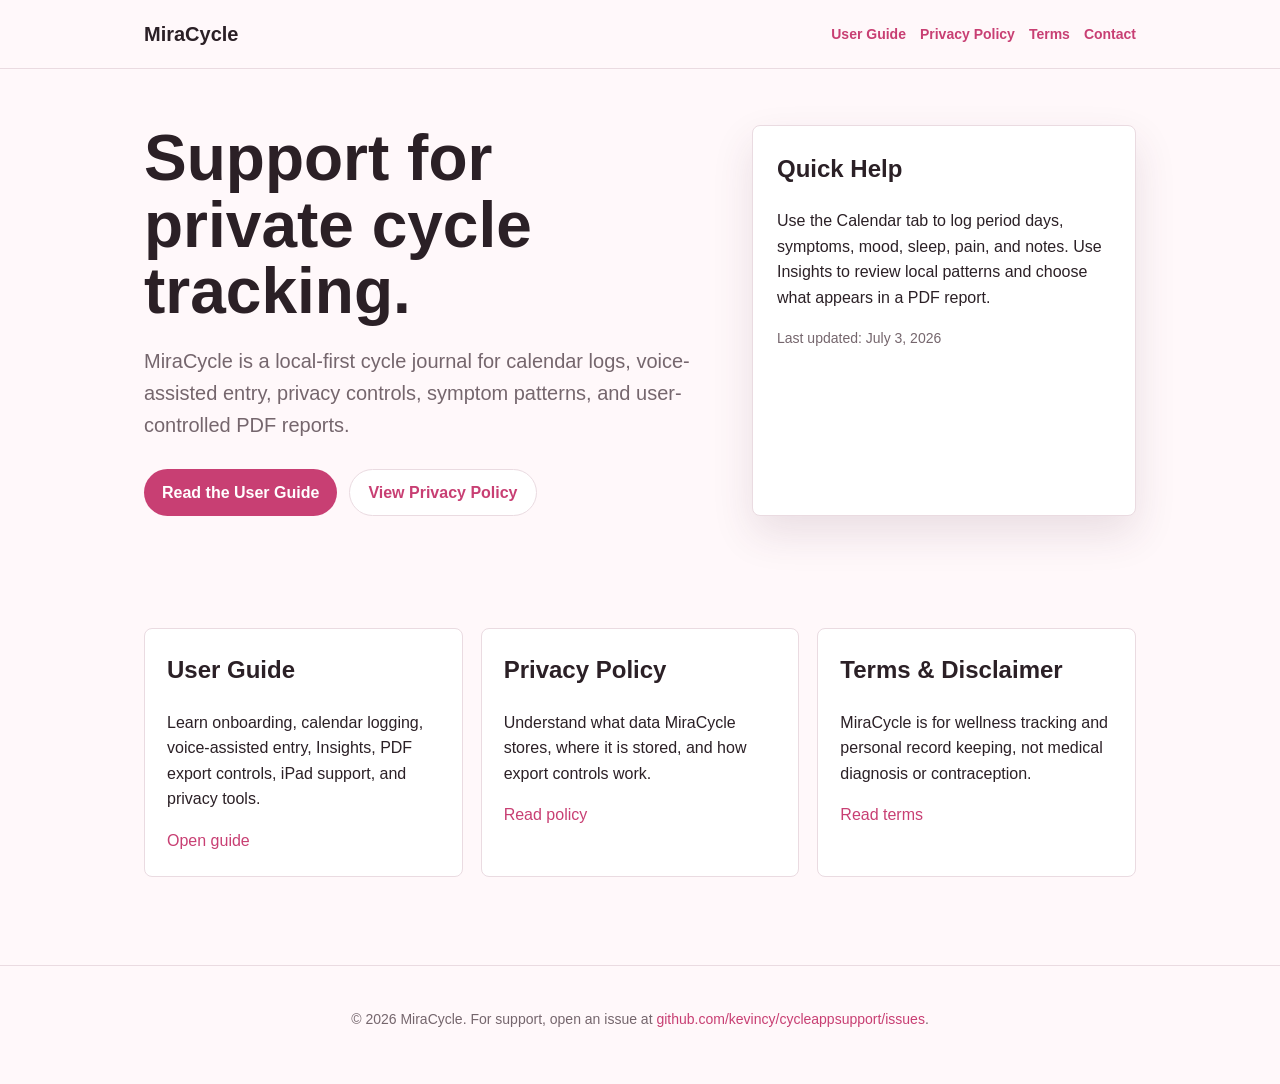
<file: index.html>
<!doctype html>
<html lang="en">
  <head>
    <meta charset="utf-8">
    <meta name="viewport" content="width=device-width, initial-scale=1">
    <title>MiraCycle Support</title>
    <meta name="description" content="Support, user guide, privacy policy, and wellness disclaimer for MiraCycle.">
    <link rel="stylesheet" href="styles.css">
  </head>
  <body>
    <header class="site-header">
      <nav class="nav" aria-label="Main navigation">
        <a class="brand" href="index.html">MiraCycle</a>
        <div class="nav-links">
          <a href="user-guide.html">User Guide</a>
          <a href="privacy.html">Privacy Policy</a>
          <a href="terms.html">Terms</a>
          <a href="https://github.com/kevincy/cycleappsupport/issues">Contact</a>
        </div>
      </nav>
    </header>

    <main>
      <section class="hero">
        <div>
          <h1>Support for private cycle tracking.</h1>
          <p class="lead">MiraCycle is a local-first cycle journal for calendar logs, voice-assisted entry, privacy controls, symptom patterns, and user-controlled PDF reports.</p>
          <div class="actions">
            <a class="button" href="user-guide.html">Read the User Guide</a>
            <a class="button secondary" href="privacy.html">View Privacy Policy</a>
          </div>
        </div>
        <aside class="panel">
          <h2>Quick Help</h2>
          <p>Use the Calendar tab to log period days, symptoms, mood, sleep, pain, and notes. Use Insights to review local patterns and choose what appears in a PDF report.</p>
          <p class="meta">Last updated: July 3, 2026</p>
        </aside>
      </section>

      <section class="content">
        <div class="grid">
          <article class="card">
            <h2>User Guide</h2>
            <p>Learn onboarding, calendar logging, voice-assisted entry, Insights, PDF export controls, iPad support, and privacy tools.</p>
            <a href="user-guide.html">Open guide</a>
          </article>
          <article class="card">
            <h2>Privacy Policy</h2>
            <p>Understand what data MiraCycle stores, where it is stored, and how export controls work.</p>
            <a href="privacy.html">Read policy</a>
          </article>
          <article class="card">
            <h2>Terms & Disclaimer</h2>
            <p>MiraCycle is for wellness tracking and personal record keeping, not medical diagnosis or contraception.</p>
            <a href="terms.html">Read terms</a>
          </article>
        </div>
      </section>
    </main>

    <footer class="site-footer">
      <p>© 2026 MiraCycle. For support, open an issue at <a href="https://github.com/kevincy/cycleappsupport/issues">github.com/kevincy/cycleappsupport/issues</a>.</p>
    </footer>
  </body>
</html>
</file>
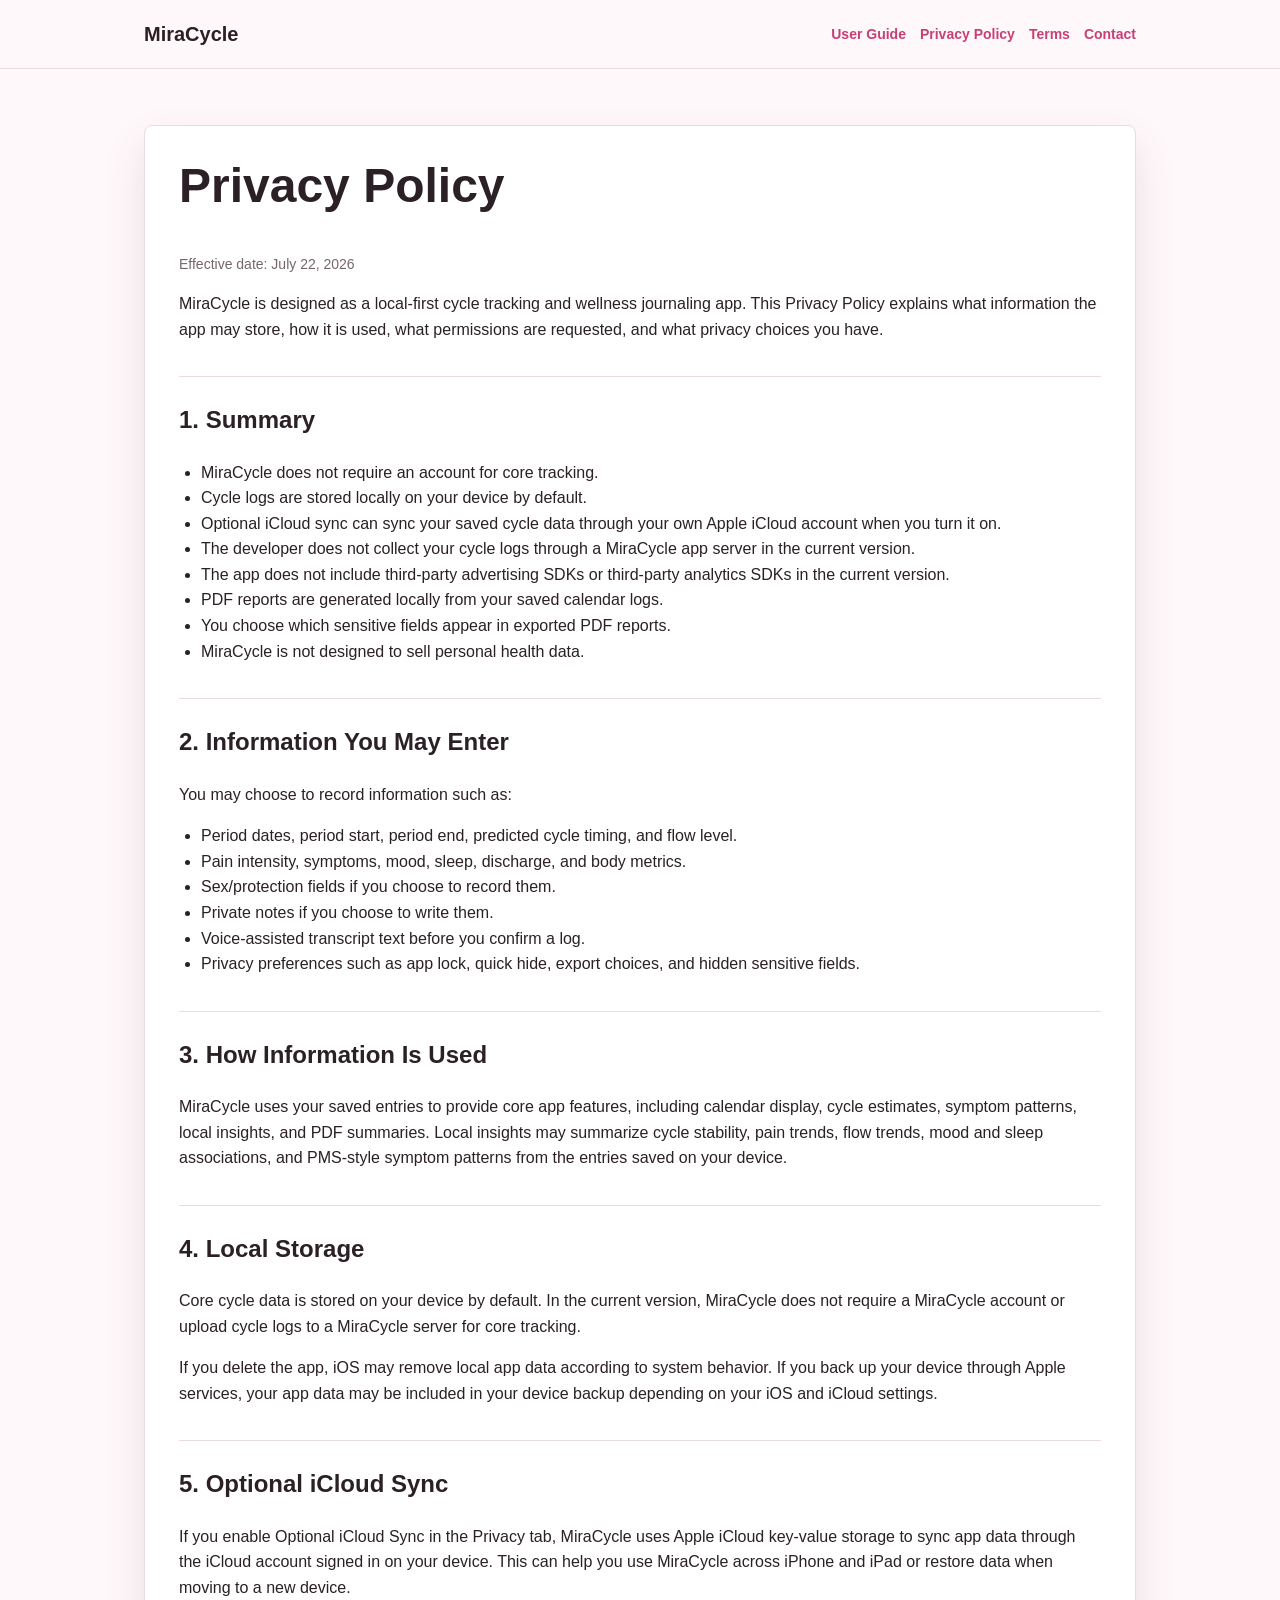
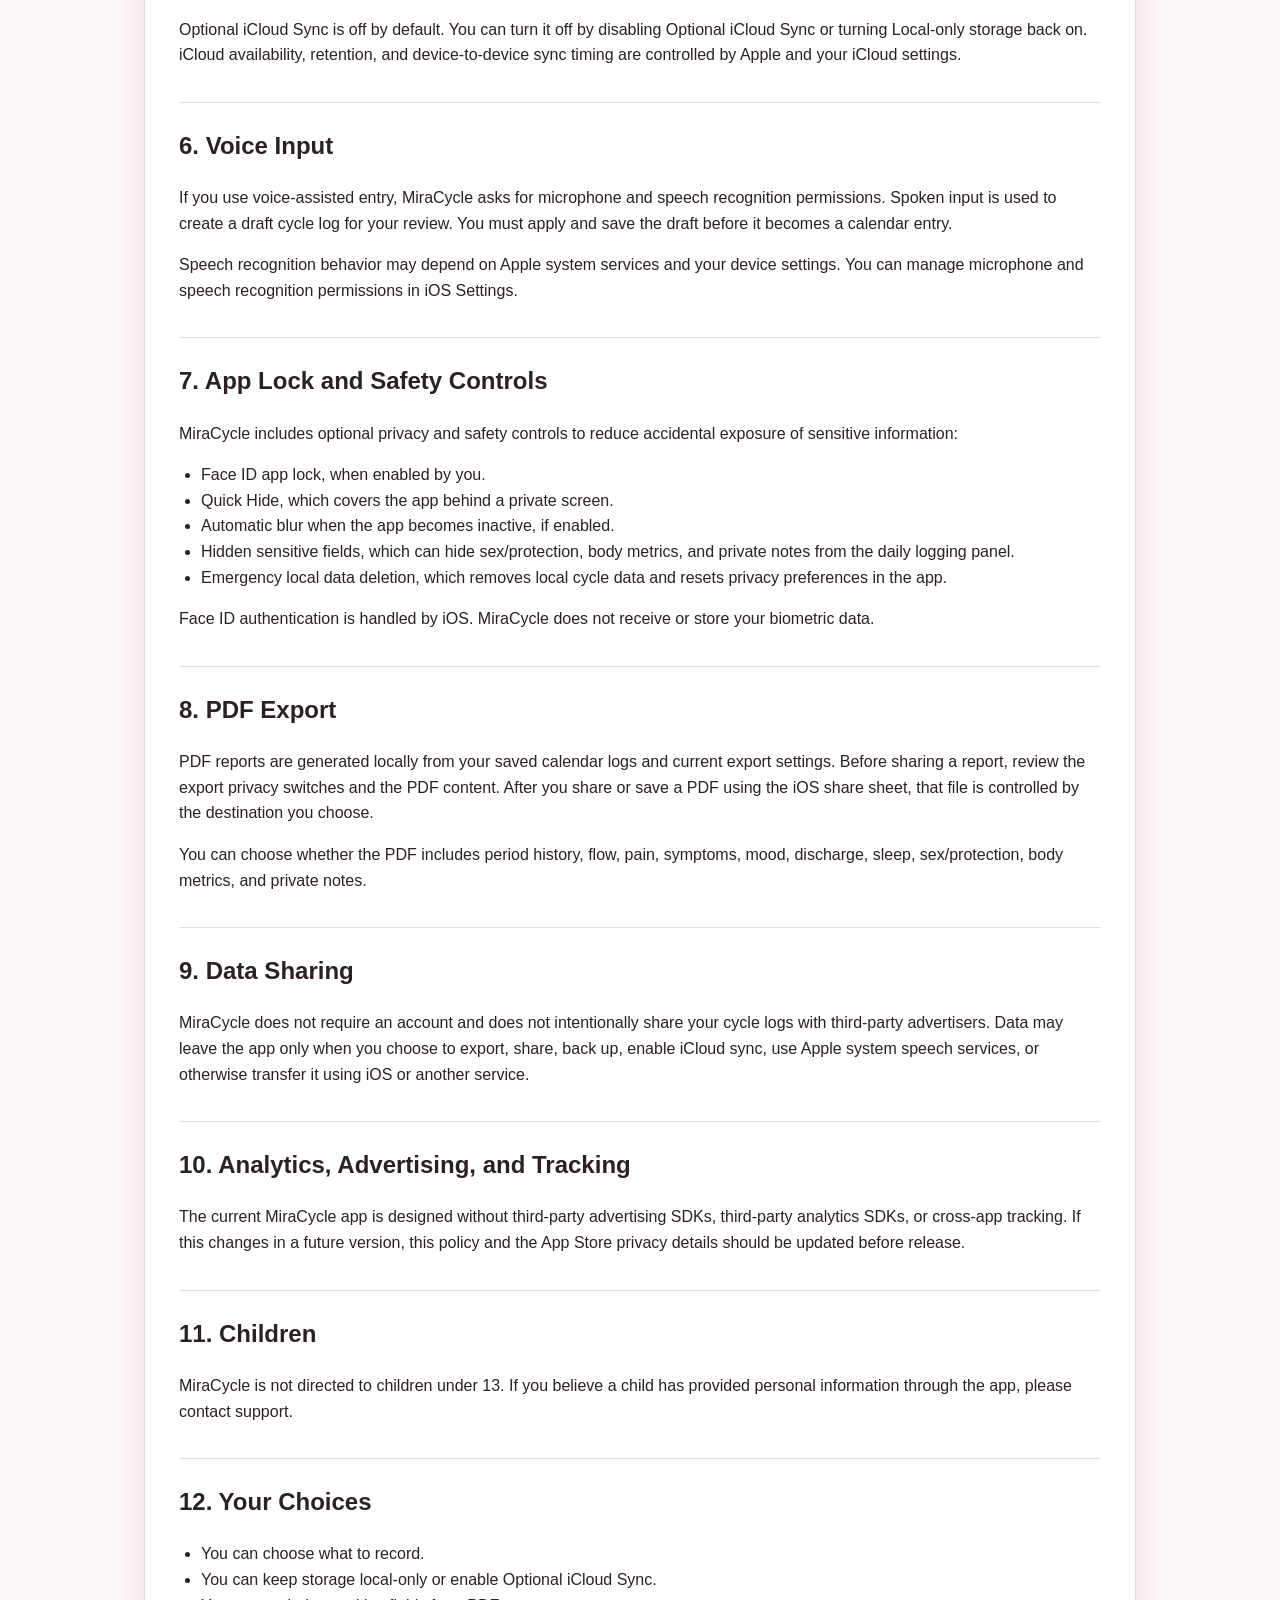
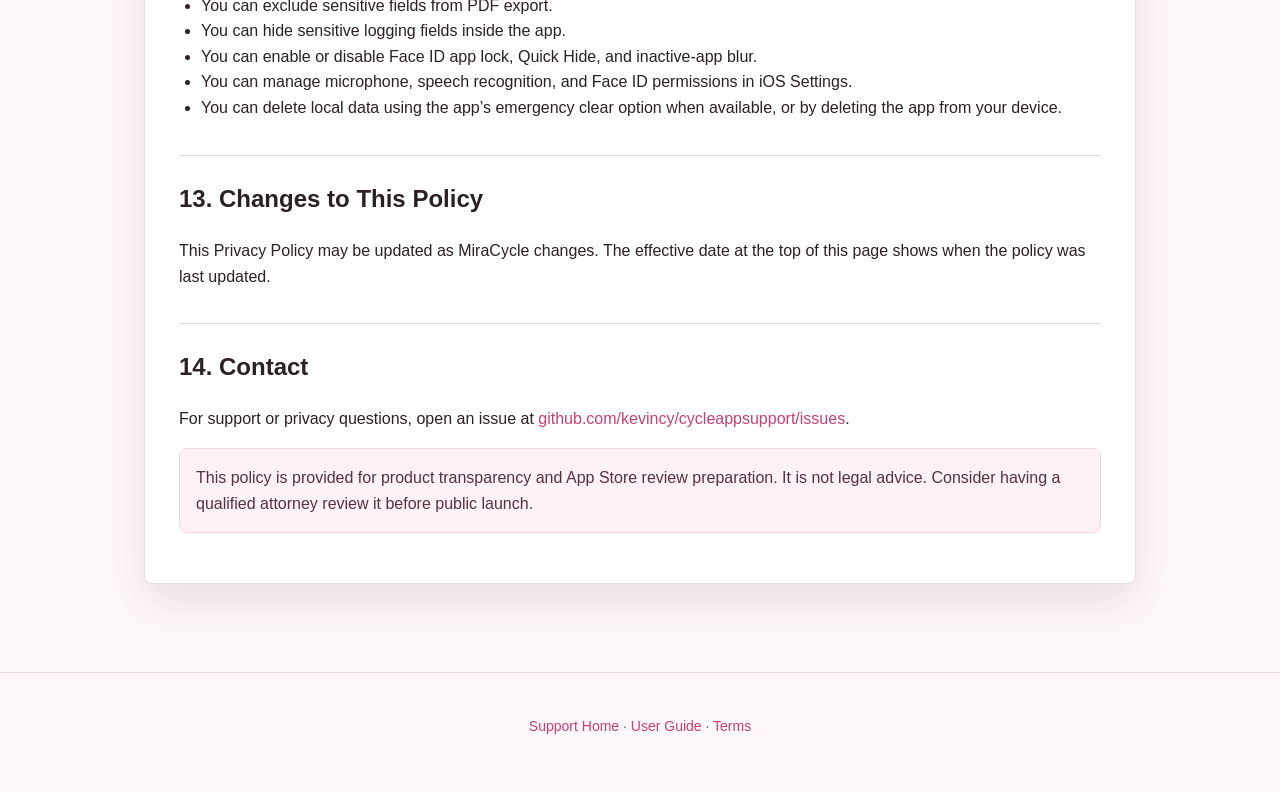
<file: privacy.html>
<!doctype html>
<html lang="en">
  <head>
    <meta charset="utf-8">
    <meta name="viewport" content="width=device-width, initial-scale=1">
    <title>MiraCycle Privacy Policy</title>
    <meta name="description" content="Privacy policy for MiraCycle, a local-first cycle tracking app with optional iCloud sync, private logs, voice entry, Face ID lock, and PDF export controls.">
    <link rel="stylesheet" href="styles.css">
  </head>
  <body>
    <header class="site-header">
      <nav class="nav" aria-label="Main navigation">
        <a class="brand" href="index.html">MiraCycle</a>
        <div class="nav-links">
          <a href="user-guide.html">User Guide</a>
          <a href="privacy.html">Privacy Policy</a>
          <a href="terms.html">Terms</a>
          <a href="https://github.com/kevincy/cycleappsupport/issues">Contact</a>
        </div>
      </nav>
    </header>

    <main class="content">
      <article class="doc">
        <h1>Privacy Policy</h1>
        <p class="meta">Effective date: July 22, 2026</p>

        <p>MiraCycle is designed as a local-first cycle tracking and wellness journaling app. This Privacy Policy explains what information the app may store, how it is used, what permissions are requested, and what privacy choices you have.</p>

        <h2>1. Summary</h2>
        <ul>
          <li>MiraCycle does not require an account for core tracking.</li>
          <li>Cycle logs are stored locally on your device by default.</li>
          <li>Optional iCloud sync can sync your saved cycle data through your own Apple iCloud account when you turn it on.</li>
          <li>The developer does not collect your cycle logs through a MiraCycle app server in the current version.</li>
          <li>The app does not include third-party advertising SDKs or third-party analytics SDKs in the current version.</li>
          <li>PDF reports are generated locally from your saved calendar logs.</li>
          <li>You choose which sensitive fields appear in exported PDF reports.</li>
          <li>MiraCycle is not designed to sell personal health data.</li>
        </ul>

        <h2>2. Information You May Enter</h2>
        <p>You may choose to record information such as:</p>
        <ul>
          <li>Period dates, period start, period end, predicted cycle timing, and flow level.</li>
          <li>Pain intensity, symptoms, mood, sleep, discharge, and body metrics.</li>
          <li>Sex/protection fields if you choose to record them.</li>
          <li>Private notes if you choose to write them.</li>
          <li>Voice-assisted transcript text before you confirm a log.</li>
          <li>Privacy preferences such as app lock, quick hide, export choices, and hidden sensitive fields.</li>
        </ul>

        <h2>3. How Information Is Used</h2>
        <p>MiraCycle uses your saved entries to provide core app features, including calendar display, cycle estimates, symptom patterns, local insights, and PDF summaries. Local insights may summarize cycle stability, pain trends, flow trends, mood and sleep associations, and PMS-style symptom patterns from the entries saved on your device.</p>

        <h2>4. Local Storage</h2>
        <p>Core cycle data is stored on your device by default. In the current version, MiraCycle does not require a MiraCycle account or upload cycle logs to a MiraCycle server for core tracking.</p>
        <p>If you delete the app, iOS may remove local app data according to system behavior. If you back up your device through Apple services, your app data may be included in your device backup depending on your iOS and iCloud settings.</p>

        <h2>5. Optional iCloud Sync</h2>
        <p>If you enable Optional iCloud Sync in the Privacy tab, MiraCycle uses Apple iCloud key-value storage to sync app data through the iCloud account signed in on your device. This can help you use MiraCycle across iPhone and iPad or restore data when moving to a new device.</p>
        <p>Optional iCloud Sync is off by default. You can turn it off by disabling Optional iCloud Sync or turning Local-only storage back on. iCloud availability, retention, and device-to-device sync timing are controlled by Apple and your iCloud settings.</p>

        <h2>6. Voice Input</h2>
        <p>If you use voice-assisted entry, MiraCycle asks for microphone and speech recognition permissions. Spoken input is used to create a draft cycle log for your review. You must apply and save the draft before it becomes a calendar entry.</p>
        <p>Speech recognition behavior may depend on Apple system services and your device settings. You can manage microphone and speech recognition permissions in iOS Settings.</p>

        <h2>7. App Lock and Safety Controls</h2>
        <p>MiraCycle includes optional privacy and safety controls to reduce accidental exposure of sensitive information:</p>
        <ul>
          <li>Face ID app lock, when enabled by you.</li>
          <li>Quick Hide, which covers the app behind a private screen.</li>
          <li>Automatic blur when the app becomes inactive, if enabled.</li>
          <li>Hidden sensitive fields, which can hide sex/protection, body metrics, and private notes from the daily logging panel.</li>
          <li>Emergency local data deletion, which removes local cycle data and resets privacy preferences in the app.</li>
        </ul>
        <p>Face ID authentication is handled by iOS. MiraCycle does not receive or store your biometric data.</p>

        <h2>8. PDF Export</h2>
        <p>PDF reports are generated locally from your saved calendar logs and current export settings. Before sharing a report, review the export privacy switches and the PDF content. After you share or save a PDF using the iOS share sheet, that file is controlled by the destination you choose.</p>
        <p>You can choose whether the PDF includes period history, flow, pain, symptoms, mood, discharge, sleep, sex/protection, body metrics, and private notes.</p>

        <h2>9. Data Sharing</h2>
        <p>MiraCycle does not require an account and does not intentionally share your cycle logs with third-party advertisers. Data may leave the app only when you choose to export, share, back up, enable iCloud sync, use Apple system speech services, or otherwise transfer it using iOS or another service.</p>

        <h2>10. Analytics, Advertising, and Tracking</h2>
        <p>The current MiraCycle app is designed without third-party advertising SDKs, third-party analytics SDKs, or cross-app tracking. If this changes in a future version, this policy and the App Store privacy details should be updated before release.</p>

        <h2>11. Children</h2>
        <p>MiraCycle is not directed to children under 13. If you believe a child has provided personal information through the app, please contact support.</p>

        <h2>12. Your Choices</h2>
        <ul>
          <li>You can choose what to record.</li>
          <li>You can keep storage local-only or enable Optional iCloud Sync.</li>
          <li>You can exclude sensitive fields from PDF export.</li>
          <li>You can hide sensitive logging fields inside the app.</li>
          <li>You can enable or disable Face ID app lock, Quick Hide, and inactive-app blur.</li>
          <li>You can manage microphone, speech recognition, and Face ID permissions in iOS Settings.</li>
          <li>You can delete local data using the app’s emergency clear option when available, or by deleting the app from your device.</li>
        </ul>

        <h2>13. Changes to This Policy</h2>
        <p>This Privacy Policy may be updated as MiraCycle changes. The effective date at the top of this page shows when the policy was last updated.</p>

        <h2>14. Contact</h2>
        <p>For support or privacy questions, open an issue at <a href="https://github.com/kevincy/cycleappsupport/issues">github.com/kevincy/cycleappsupport/issues</a>.</p>

        <p class="note">This policy is provided for product transparency and App Store review preparation. It is not legal advice. Consider having a qualified attorney review it before public launch.</p>
      </article>
    </main>

    <footer class="site-footer">
      <p><a href="index.html">Support Home</a> · <a href="user-guide.html">User Guide</a> · <a href="terms.html">Terms</a></p>
    </footer>
  </body>
</html>
</file>
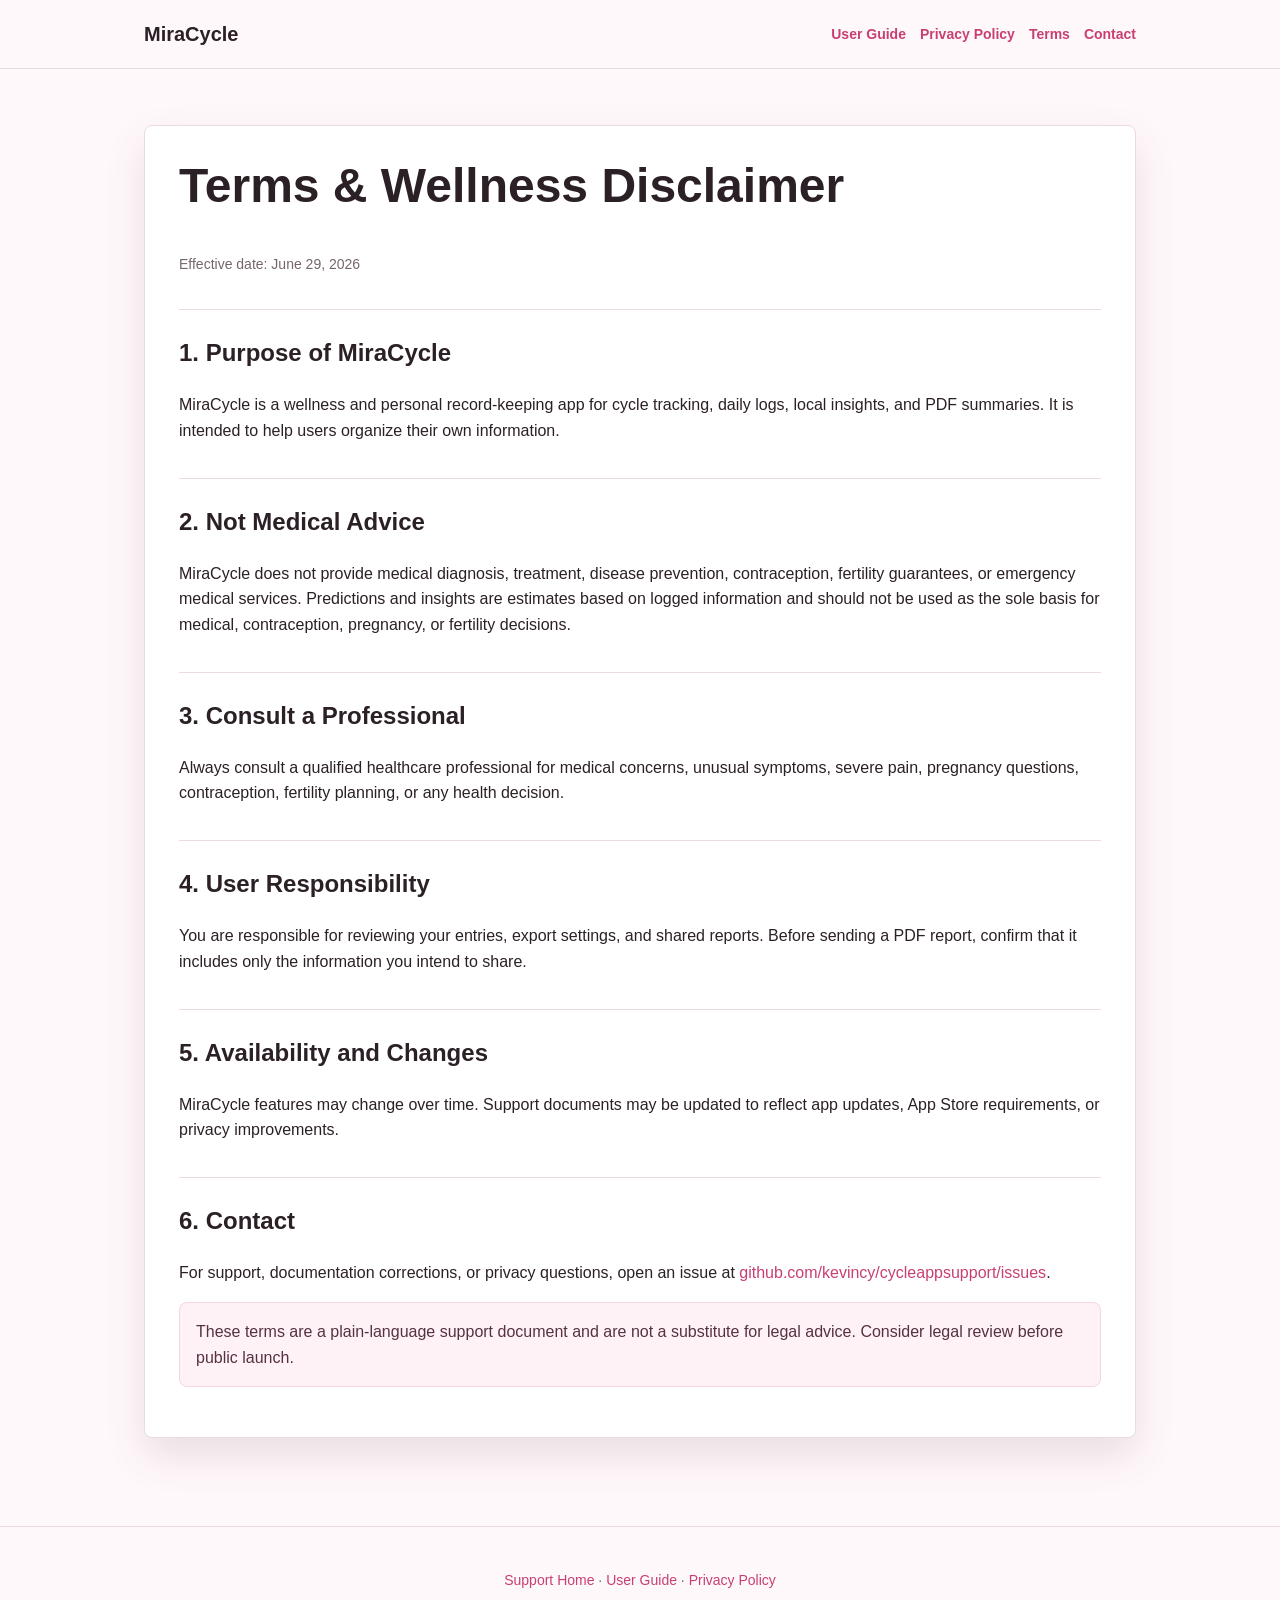
<file: terms.html>
<!doctype html>
<html lang="en">
  <head>
    <meta charset="utf-8">
    <meta name="viewport" content="width=device-width, initial-scale=1">
    <title>MiraCycle Terms & Disclaimer</title>
    <meta name="description" content="Terms, wellness disclaimer, and support information for MiraCycle.">
    <link rel="stylesheet" href="styles.css">
  </head>
  <body>
    <header class="site-header">
      <nav class="nav" aria-label="Main navigation">
        <a class="brand" href="index.html">MiraCycle</a>
        <div class="nav-links">
          <a href="user-guide.html">User Guide</a>
          <a href="privacy.html">Privacy Policy</a>
          <a href="terms.html">Terms</a>
          <a href="https://github.com/kevincy/cycleappsupport/issues">Contact</a>
        </div>
      </nav>
    </header>

    <main class="content">
      <article class="doc">
        <h1>Terms & Wellness Disclaimer</h1>
        <p class="meta">Effective date: June 29, 2026</p>

        <h2>1. Purpose of MiraCycle</h2>
        <p>MiraCycle is a wellness and personal record-keeping app for cycle tracking, daily logs, local insights, and PDF summaries. It is intended to help users organize their own information.</p>

        <h2>2. Not Medical Advice</h2>
        <p>MiraCycle does not provide medical diagnosis, treatment, disease prevention, contraception, fertility guarantees, or emergency medical services. Predictions and insights are estimates based on logged information and should not be used as the sole basis for medical, contraception, pregnancy, or fertility decisions.</p>

        <h2>3. Consult a Professional</h2>
        <p>Always consult a qualified healthcare professional for medical concerns, unusual symptoms, severe pain, pregnancy questions, contraception, fertility planning, or any health decision.</p>

        <h2>4. User Responsibility</h2>
        <p>You are responsible for reviewing your entries, export settings, and shared reports. Before sending a PDF report, confirm that it includes only the information you intend to share.</p>

        <h2>5. Availability and Changes</h2>
        <p>MiraCycle features may change over time. Support documents may be updated to reflect app updates, App Store requirements, or privacy improvements.</p>

        <h2>6. Contact</h2>
        <p>For support, documentation corrections, or privacy questions, open an issue at <a href="https://github.com/kevincy/cycleappsupport/issues">github.com/kevincy/cycleappsupport/issues</a>.</p>

        <p class="note">These terms are a plain-language support document and are not a substitute for legal advice. Consider legal review before public launch.</p>
      </article>
    </main>

    <footer class="site-footer">
      <p><a href="index.html">Support Home</a> · <a href="user-guide.html">User Guide</a> · <a href="privacy.html">Privacy Policy</a></p>
    </footer>
  </body>
</html>
</file>
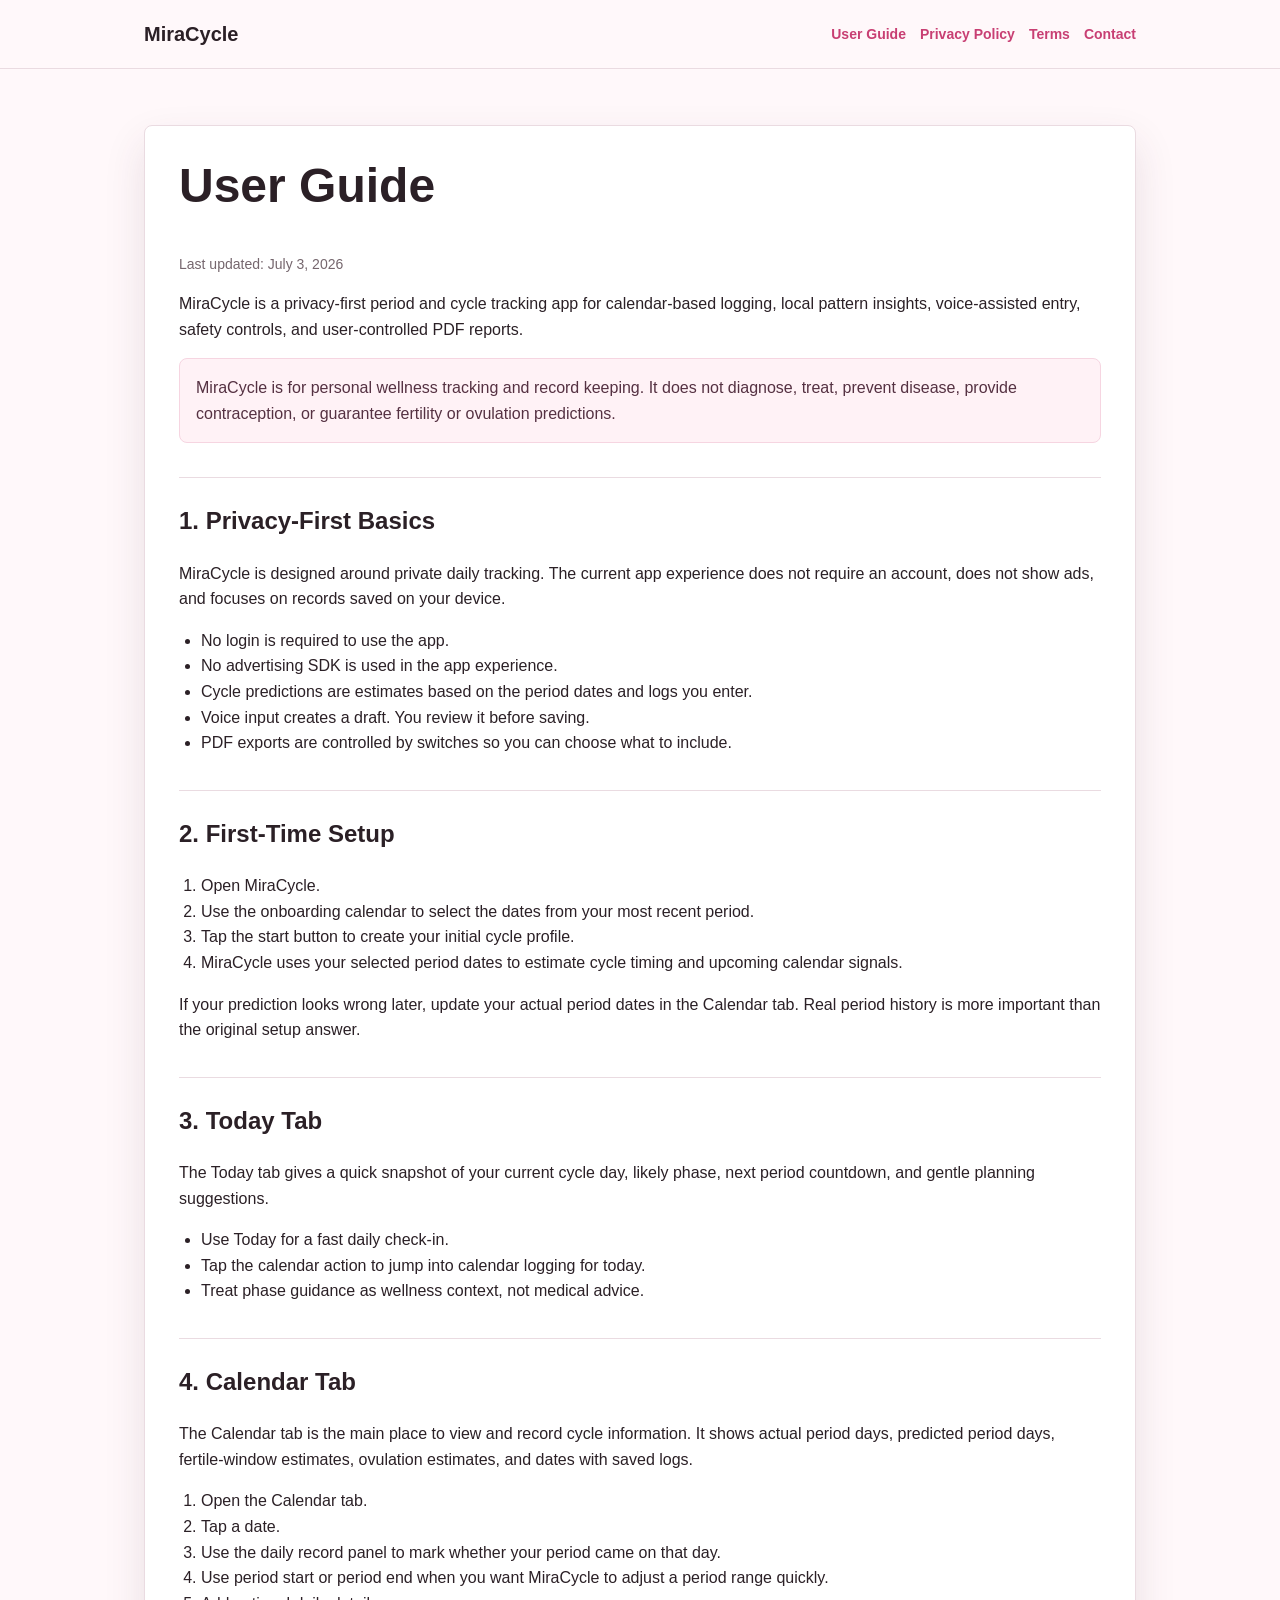
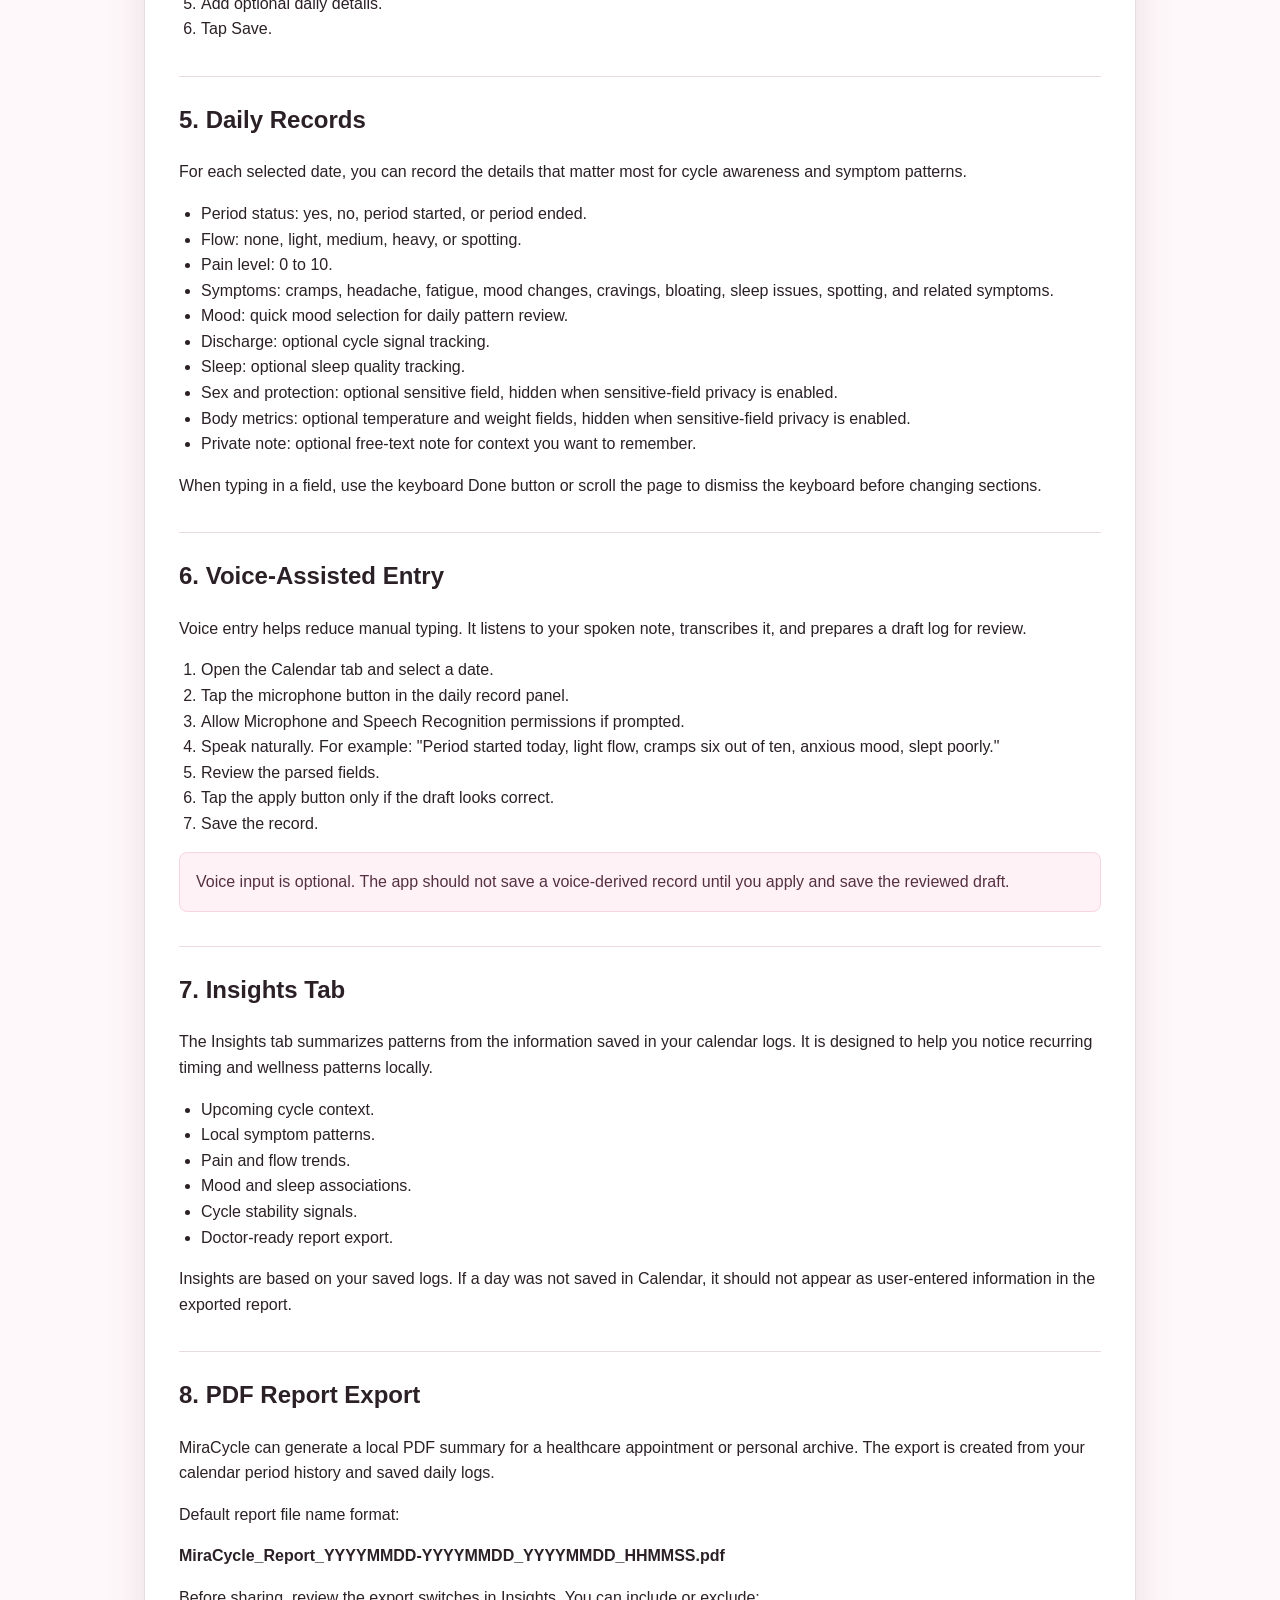
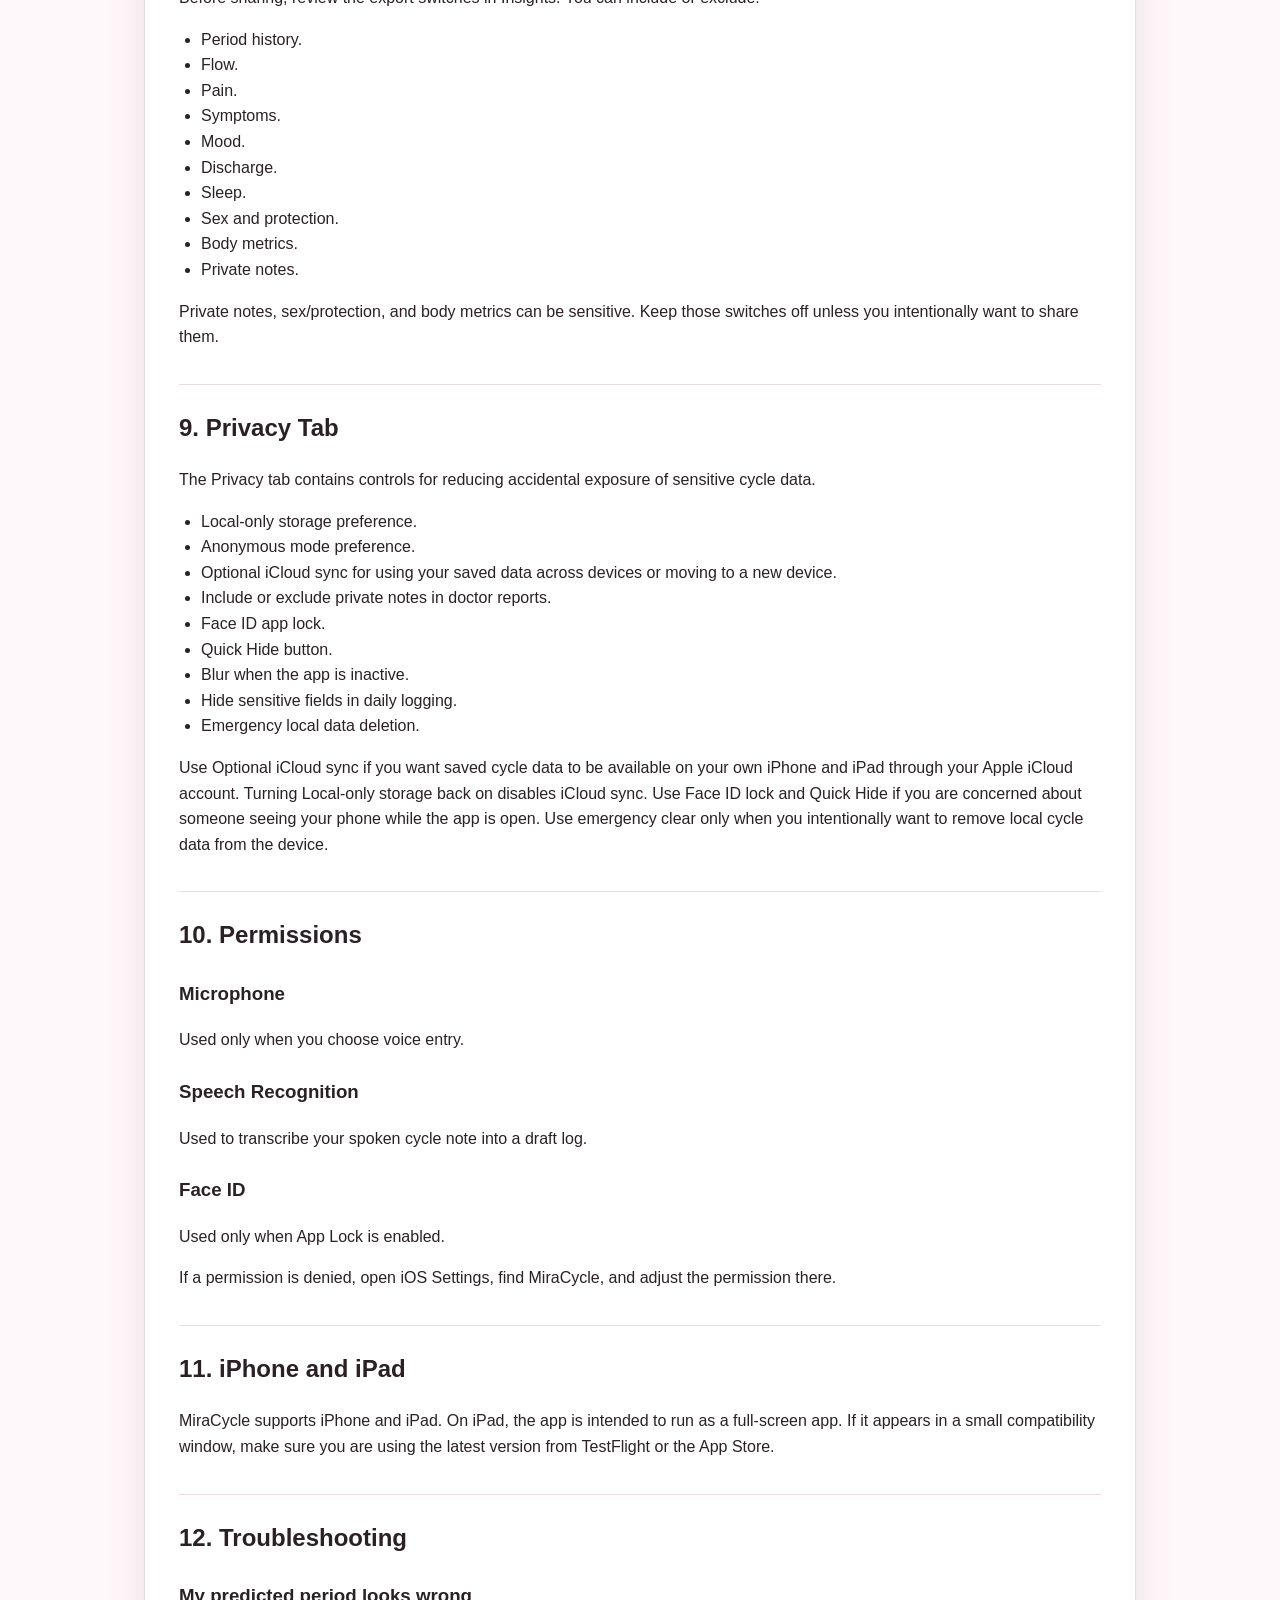
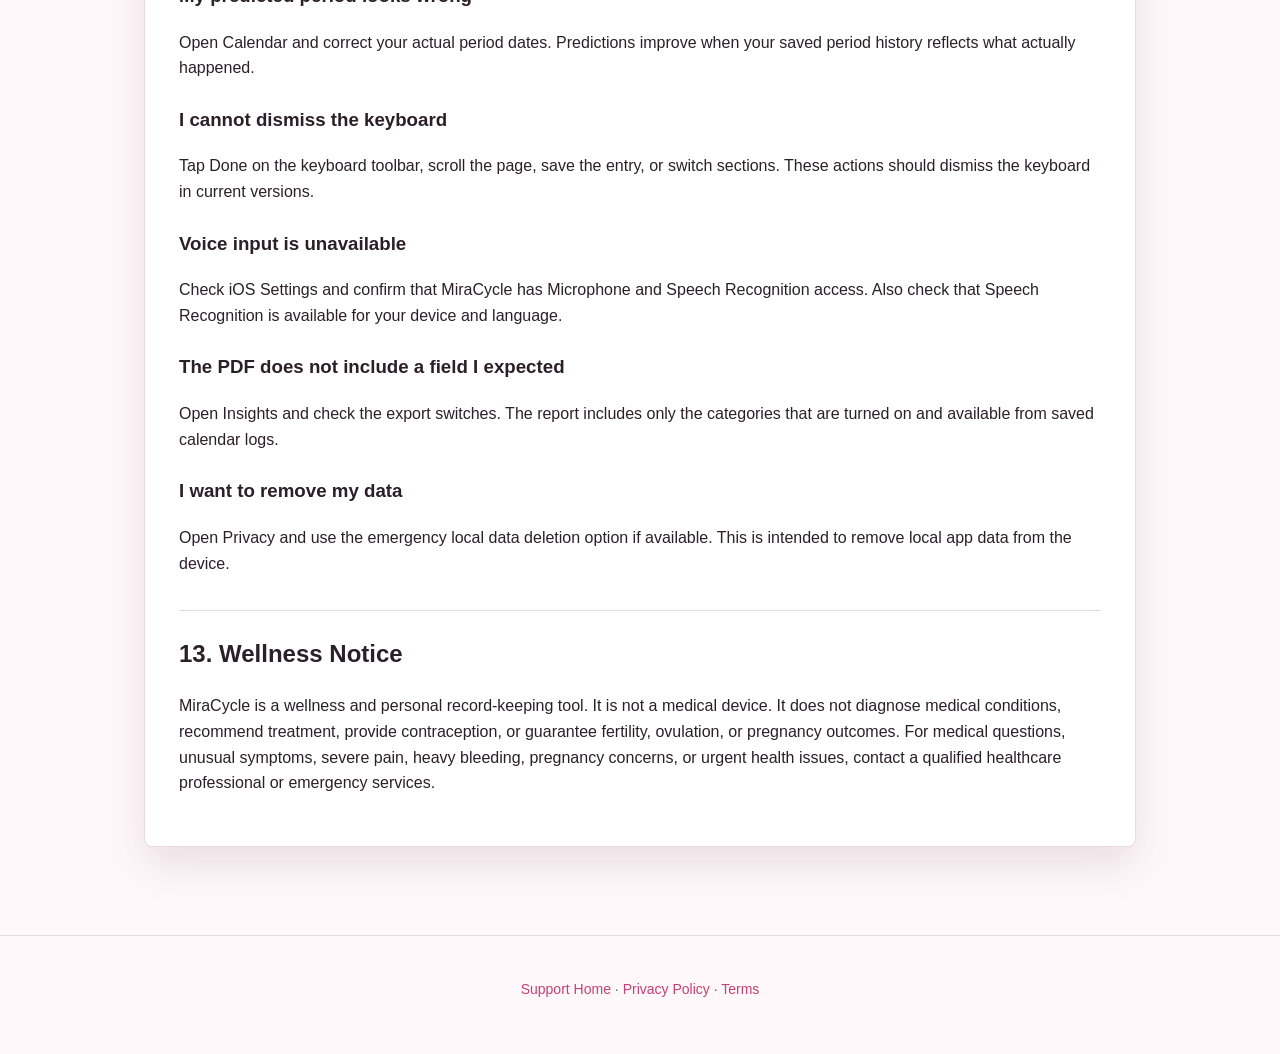
<file: user-guide.html>
<!doctype html>
<html lang="en">
  <head>
    <meta charset="utf-8">
    <meta name="viewport" content="width=device-width, initial-scale=1">
    <title>MiraCycle User Guide</title>
    <meta name="description" content="User guide for MiraCycle private period tracking, calendar logging, voice entry, Insights, privacy controls, and PDF reports.">
    <link rel="stylesheet" href="styles.css">
  </head>
  <body>
    <header class="site-header">
      <nav class="nav" aria-label="Main navigation">
        <a class="brand" href="index.html">MiraCycle</a>
        <div class="nav-links">
          <a href="user-guide.html">User Guide</a>
          <a href="privacy.html">Privacy Policy</a>
          <a href="terms.html">Terms</a>
          <a href="https://github.com/kevincy/cycleappsupport/issues">Contact</a>
        </div>
      </nav>
    </header>

    <main class="content">
      <article class="doc">
        <h1>User Guide</h1>
        <p class="meta">Last updated: July 3, 2026</p>

        <p>MiraCycle is a privacy-first period and cycle tracking app for calendar-based logging, local pattern insights, voice-assisted entry, safety controls, and user-controlled PDF reports.</p>

        <p class="note">MiraCycle is for personal wellness tracking and record keeping. It does not diagnose, treat, prevent disease, provide contraception, or guarantee fertility or ovulation predictions.</p>

        <h2>1. Privacy-First Basics</h2>
        <p>MiraCycle is designed around private daily tracking. The current app experience does not require an account, does not show ads, and focuses on records saved on your device.</p>
        <ul>
          <li>No login is required to use the app.</li>
          <li>No advertising SDK is used in the app experience.</li>
          <li>Cycle predictions are estimates based on the period dates and logs you enter.</li>
          <li>Voice input creates a draft. You review it before saving.</li>
          <li>PDF exports are controlled by switches so you can choose what to include.</li>
        </ul>

        <h2>2. First-Time Setup</h2>
        <ol>
          <li>Open MiraCycle.</li>
          <li>Use the onboarding calendar to select the dates from your most recent period.</li>
          <li>Tap the start button to create your initial cycle profile.</li>
          <li>MiraCycle uses your selected period dates to estimate cycle timing and upcoming calendar signals.</li>
        </ol>
        <p>If your prediction looks wrong later, update your actual period dates in the Calendar tab. Real period history is more important than the original setup answer.</p>

        <h2>3. Today Tab</h2>
        <p>The Today tab gives a quick snapshot of your current cycle day, likely phase, next period countdown, and gentle planning suggestions.</p>
        <ul>
          <li>Use Today for a fast daily check-in.</li>
          <li>Tap the calendar action to jump into calendar logging for today.</li>
          <li>Treat phase guidance as wellness context, not medical advice.</li>
        </ul>

        <h2>4. Calendar Tab</h2>
        <p>The Calendar tab is the main place to view and record cycle information. It shows actual period days, predicted period days, fertile-window estimates, ovulation estimates, and dates with saved logs.</p>
        <ol>
          <li>Open the Calendar tab.</li>
          <li>Tap a date.</li>
          <li>Use the daily record panel to mark whether your period came on that day.</li>
          <li>Use period start or period end when you want MiraCycle to adjust a period range quickly.</li>
          <li>Add optional daily details.</li>
          <li>Tap Save.</li>
        </ol>

        <h2>5. Daily Records</h2>
        <p>For each selected date, you can record the details that matter most for cycle awareness and symptom patterns.</p>
        <ul>
          <li>Period status: yes, no, period started, or period ended.</li>
          <li>Flow: none, light, medium, heavy, or spotting.</li>
          <li>Pain level: 0 to 10.</li>
          <li>Symptoms: cramps, headache, fatigue, mood changes, cravings, bloating, sleep issues, spotting, and related symptoms.</li>
          <li>Mood: quick mood selection for daily pattern review.</li>
          <li>Discharge: optional cycle signal tracking.</li>
          <li>Sleep: optional sleep quality tracking.</li>
          <li>Sex and protection: optional sensitive field, hidden when sensitive-field privacy is enabled.</li>
          <li>Body metrics: optional temperature and weight fields, hidden when sensitive-field privacy is enabled.</li>
          <li>Private note: optional free-text note for context you want to remember.</li>
        </ul>
        <p>When typing in a field, use the keyboard Done button or scroll the page to dismiss the keyboard before changing sections.</p>

        <h2>6. Voice-Assisted Entry</h2>
        <p>Voice entry helps reduce manual typing. It listens to your spoken note, transcribes it, and prepares a draft log for review.</p>
        <ol>
          <li>Open the Calendar tab and select a date.</li>
          <li>Tap the microphone button in the daily record panel.</li>
          <li>Allow Microphone and Speech Recognition permissions if prompted.</li>
          <li>Speak naturally. For example: "Period started today, light flow, cramps six out of ten, anxious mood, slept poorly."</li>
          <li>Review the parsed fields.</li>
          <li>Tap the apply button only if the draft looks correct.</li>
          <li>Save the record.</li>
        </ol>
        <p class="note">Voice input is optional. The app should not save a voice-derived record until you apply and save the reviewed draft.</p>

        <h2>7. Insights Tab</h2>
        <p>The Insights tab summarizes patterns from the information saved in your calendar logs. It is designed to help you notice recurring timing and wellness patterns locally.</p>
        <ul>
          <li>Upcoming cycle context.</li>
          <li>Local symptom patterns.</li>
          <li>Pain and flow trends.</li>
          <li>Mood and sleep associations.</li>
          <li>Cycle stability signals.</li>
          <li>Doctor-ready report export.</li>
        </ul>
        <p>Insights are based on your saved logs. If a day was not saved in Calendar, it should not appear as user-entered information in the exported report.</p>

        <h2>8. PDF Report Export</h2>
        <p>MiraCycle can generate a local PDF summary for a healthcare appointment or personal archive. The export is created from your calendar period history and saved daily logs.</p>
        <p>Default report file name format:</p>
        <p><strong>MiraCycle_Report_YYYYMMDD-YYYYMMDD_YYYYMMDD_HHMMSS.pdf</strong></p>
        <p>Before sharing, review the export switches in Insights. You can include or exclude:</p>
        <ul>
          <li>Period history.</li>
          <li>Flow.</li>
          <li>Pain.</li>
          <li>Symptoms.</li>
          <li>Mood.</li>
          <li>Discharge.</li>
          <li>Sleep.</li>
          <li>Sex and protection.</li>
          <li>Body metrics.</li>
          <li>Private notes.</li>
        </ul>
        <p>Private notes, sex/protection, and body metrics can be sensitive. Keep those switches off unless you intentionally want to share them.</p>

        <h2>9. Privacy Tab</h2>
        <p>The Privacy tab contains controls for reducing accidental exposure of sensitive cycle data.</p>
        <ul>
          <li>Local-only storage preference.</li>
          <li>Anonymous mode preference.</li>
          <li>Optional iCloud sync for using your saved data across devices or moving to a new device.</li>
          <li>Include or exclude private notes in doctor reports.</li>
          <li>Face ID app lock.</li>
          <li>Quick Hide button.</li>
          <li>Blur when the app is inactive.</li>
          <li>Hide sensitive fields in daily logging.</li>
          <li>Emergency local data deletion.</li>
        </ul>
        <p>Use Optional iCloud sync if you want saved cycle data to be available on your own iPhone and iPad through your Apple iCloud account. Turning Local-only storage back on disables iCloud sync. Use Face ID lock and Quick Hide if you are concerned about someone seeing your phone while the app is open. Use emergency clear only when you intentionally want to remove local cycle data from the device.</p>

        <h2>10. Permissions</h2>
        <h3>Microphone</h3>
        <p>Used only when you choose voice entry.</p>
        <h3>Speech Recognition</h3>
        <p>Used to transcribe your spoken cycle note into a draft log.</p>
        <h3>Face ID</h3>
        <p>Used only when App Lock is enabled.</p>
        <p>If a permission is denied, open iOS Settings, find MiraCycle, and adjust the permission there.</p>

        <h2>11. iPhone and iPad</h2>
        <p>MiraCycle supports iPhone and iPad. On iPad, the app is intended to run as a full-screen app. If it appears in a small compatibility window, make sure you are using the latest version from TestFlight or the App Store.</p>

        <h2>12. Troubleshooting</h2>
        <h3>My predicted period looks wrong</h3>
        <p>Open Calendar and correct your actual period dates. Predictions improve when your saved period history reflects what actually happened.</p>
        <h3>I cannot dismiss the keyboard</h3>
        <p>Tap Done on the keyboard toolbar, scroll the page, save the entry, or switch sections. These actions should dismiss the keyboard in current versions.</p>
        <h3>Voice input is unavailable</h3>
        <p>Check iOS Settings and confirm that MiraCycle has Microphone and Speech Recognition access. Also check that Speech Recognition is available for your device and language.</p>
        <h3>The PDF does not include a field I expected</h3>
        <p>Open Insights and check the export switches. The report includes only the categories that are turned on and available from saved calendar logs.</p>
        <h3>I want to remove my data</h3>
        <p>Open Privacy and use the emergency local data deletion option if available. This is intended to remove local app data from the device.</p>

        <h2>13. Wellness Notice</h2>
        <p>MiraCycle is a wellness and personal record-keeping tool. It is not a medical device. It does not diagnose medical conditions, recommend treatment, provide contraception, or guarantee fertility, ovulation, or pregnancy outcomes. For medical questions, unusual symptoms, severe pain, heavy bleeding, pregnancy concerns, or urgent health issues, contact a qualified healthcare professional or emergency services.</p>
      </article>
    </main>

    <footer class="site-footer">
      <p><a href="index.html">Support Home</a> · <a href="privacy.html">Privacy Policy</a> · <a href="terms.html">Terms</a></p>
    </footer>
  </body>
</html>
</file>
<file: styles.css>
:root {
  --bg: #fff8fa;
  --surface: #ffffff;
  --ink: #2b2026;
  --muted: #75666d;
  --line: #eadbe1;
  --berry: #c83f73;
  --rose: #f6d5e1;
  --sage: #dceadd;
  --gold: #f6df95;
  --shadow: 0 18px 42px rgba(85, 44, 62, 0.12);
}

* {
  box-sizing: border-box;
}

body {
  margin: 0;
  background: var(--bg);
  color: var(--ink);
  font-family: -apple-system, BlinkMacSystemFont, "Segoe UI", sans-serif;
  line-height: 1.6;
}

a {
  color: var(--berry);
  text-decoration: none;
}

a:hover {
  text-decoration: underline;
}

.site-header {
  background: rgba(255, 248, 250, 0.92);
  border-bottom: 1px solid var(--line);
  position: sticky;
  top: 0;
  z-index: 10;
  backdrop-filter: blur(16px);
}

.nav {
  align-items: center;
  display: flex;
  gap: 20px;
  justify-content: space-between;
  margin: 0 auto;
  max-width: 1040px;
  padding: 18px 24px;
}

.brand {
  color: var(--ink);
  font-size: 20px;
  font-weight: 700;
  letter-spacing: 0;
}

.nav-links {
  display: flex;
  flex-wrap: wrap;
  gap: 14px;
  font-size: 14px;
  font-weight: 600;
}

.hero,
.content {
  margin: 0 auto;
  max-width: 1040px;
  padding: 56px 24px;
}

.hero {
  display: grid;
  gap: 32px;
  grid-template-columns: minmax(0, 1.2fr) minmax(280px, 0.8fr);
}

.hero h1 {
  font-size: clamp(38px, 6vw, 64px);
  line-height: 1.04;
  margin: 0 0 20px;
}

.lead {
  color: var(--muted);
  font-size: 20px;
  margin: 0 0 28px;
  max-width: 720px;
}

.actions {
  display: flex;
  flex-wrap: wrap;
  gap: 12px;
}

.button {
  align-items: center;
  background: var(--berry);
  border-radius: 999px;
  color: white;
  display: inline-flex;
  font-weight: 700;
  min-height: 44px;
  padding: 10px 18px;
}

.button.secondary {
  background: var(--surface);
  border: 1px solid var(--line);
  color: var(--berry);
}

.button:hover {
  text-decoration: none;
}

.panel {
  background: var(--surface);
  border: 1px solid var(--line);
  border-radius: 8px;
  box-shadow: var(--shadow);
  padding: 24px;
}

.panel h2,
.card h2 {
  margin-top: 0;
}

.grid {
  display: grid;
  gap: 18px;
  grid-template-columns: repeat(3, minmax(0, 1fr));
}

.card {
  background: var(--surface);
  border: 1px solid var(--line);
  border-radius: 8px;
  padding: 22px;
}

.doc {
  background: var(--surface);
  border: 1px solid var(--line);
  border-radius: 8px;
  box-shadow: var(--shadow);
  padding: 34px;
}

.doc h1 {
  font-size: clamp(32px, 5vw, 48px);
  line-height: 1.1;
  margin-top: 0;
}

.doc h2 {
  border-top: 1px solid var(--line);
  margin-top: 34px;
  padding-top: 24px;
}

.doc h3 {
  margin-top: 24px;
}

.doc ul,
.doc ol {
  padding-left: 22px;
}

.note {
  background: #fff2f6;
  border: 1px solid var(--rose);
  border-radius: 8px;
  color: #553142;
  padding: 16px;
}

.meta {
  color: var(--muted);
  font-size: 14px;
}

.site-footer {
  border-top: 1px solid var(--line);
  color: var(--muted);
  font-size: 14px;
  margin-top: 32px;
  padding: 28px 24px 40px;
  text-align: center;
}

@media (max-width: 760px) {
  .nav {
    align-items: flex-start;
    flex-direction: column;
  }

  .hero {
    grid-template-columns: 1fr;
    padding-top: 36px;
  }

  .grid {
    grid-template-columns: 1fr;
  }

  .doc {
    padding: 24px;
  }
}
</file>
